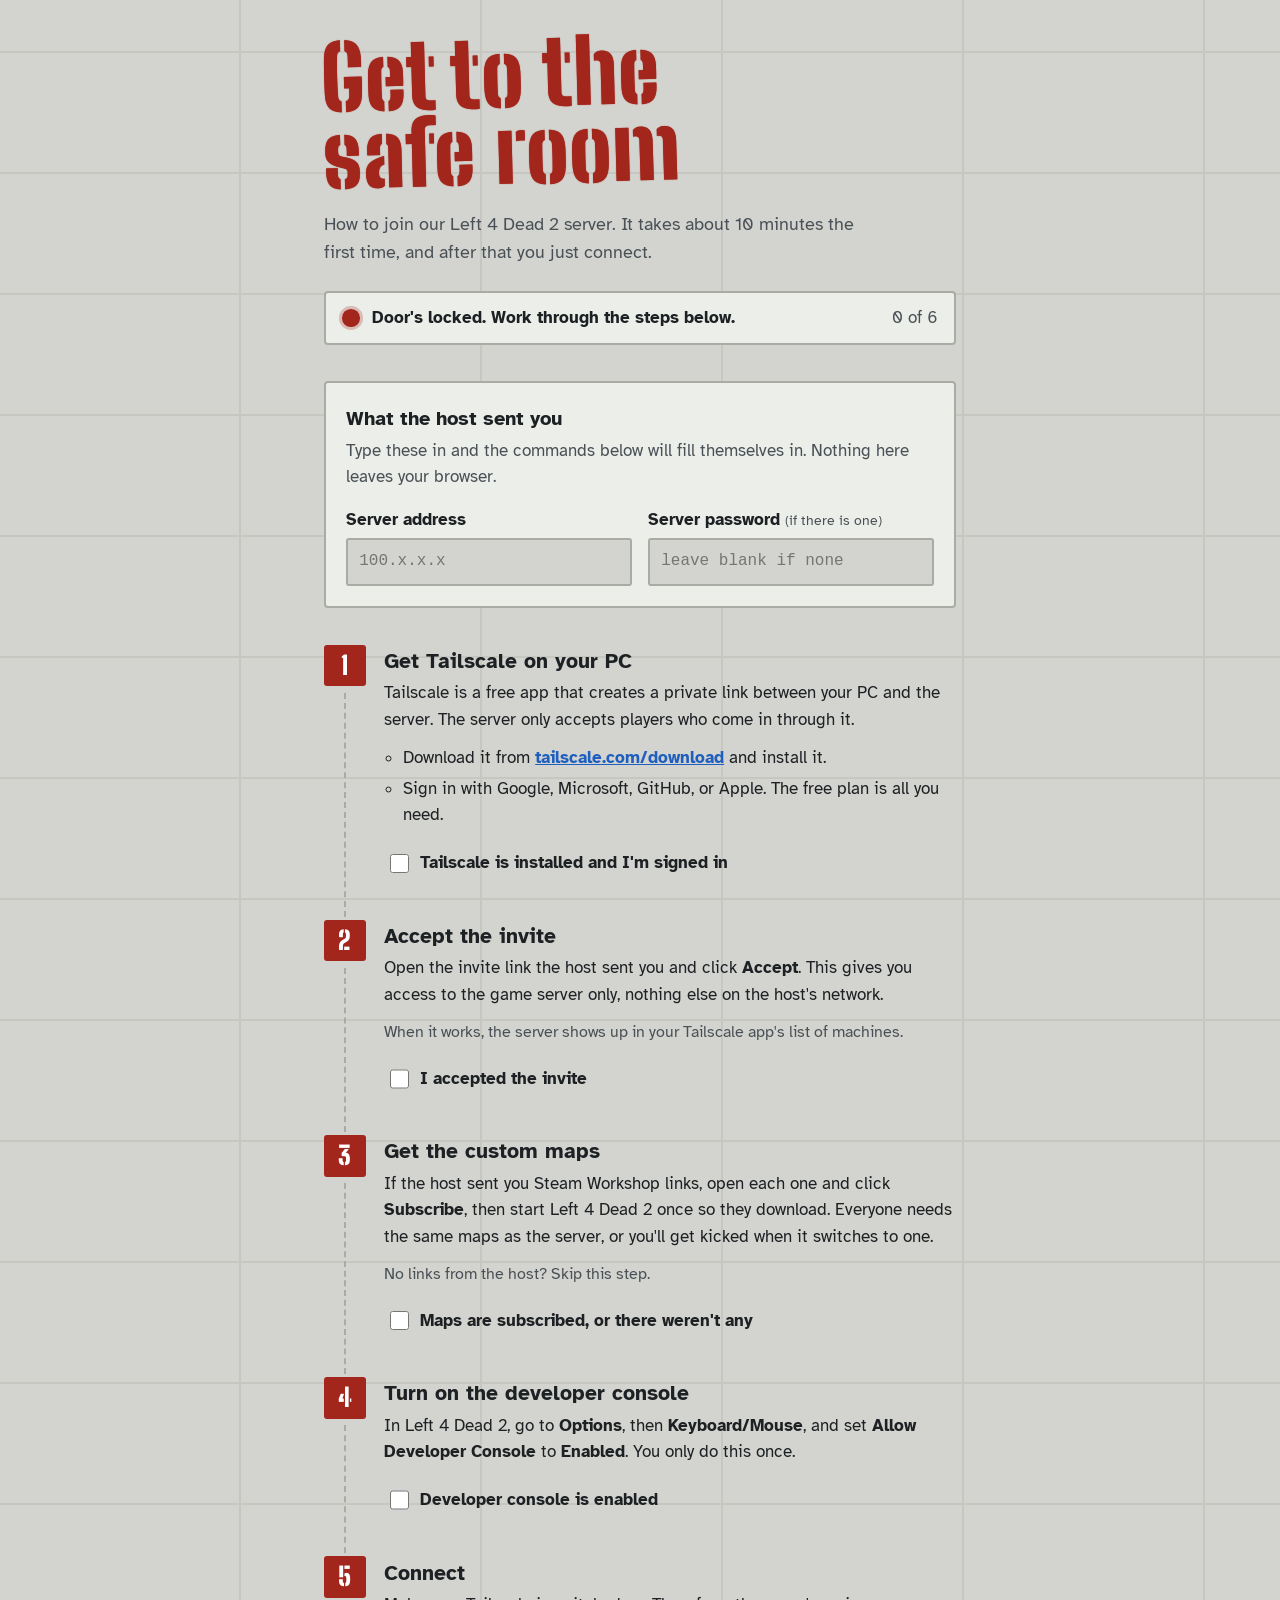
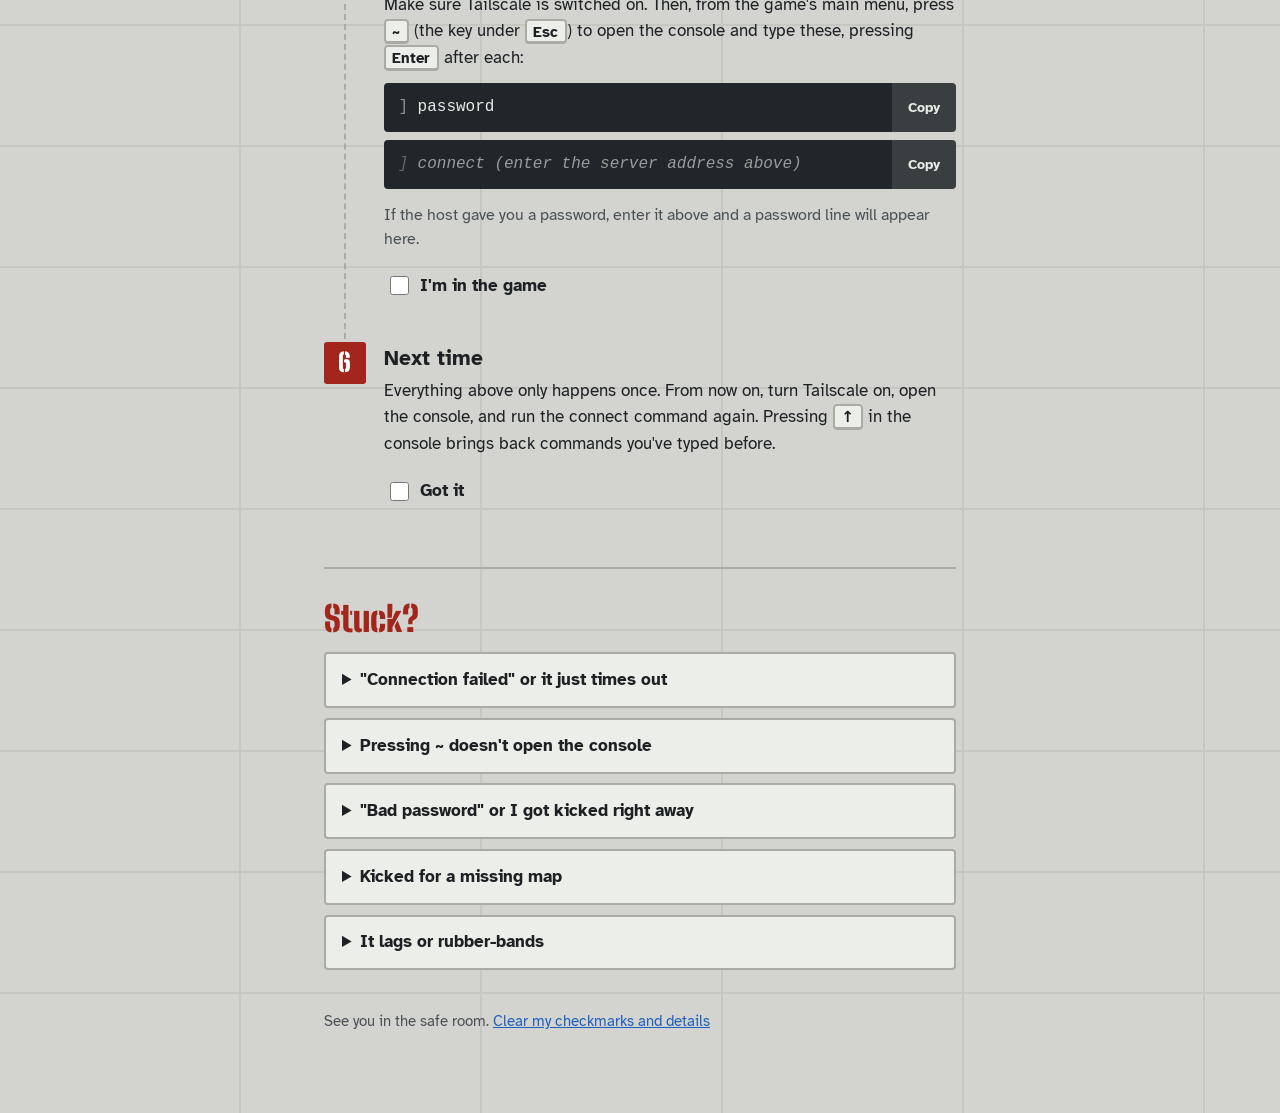
<file: join-guide.html>
<!DOCTYPE html>
<html lang="en">
<head>
<meta charset="utf-8">
<meta name="viewport" content="width=device-width, initial-scale=1, viewport-fit=cover">
<title>Join our Left 4 Dead 2 server</title>
<link rel="preconnect" href="https://fonts.googleapis.com">
<link rel="preconnect" href="https://fonts.gstatic.com" crossorigin>
<link href="https://fonts.googleapis.com/css2?family=Big+Shoulders+Stencil+Display:wght@700;900&family=Atkinson+Hyperlegible:wght@400;700&display=swap" rel="stylesheet">
<style>
  :root {
    --wall: #d3d4cf;
    --wall-grain: #c6c7c1;
    --paper: #eceee9;
    --ink: #1d2124;
    --ink-soft: #4a5156;
    --line: #a9aba4;
    --paint: #a3261d;
    --paint-ink: #ffffff;
    --go: #2f7d3a;
    --code-bg: #20262a;
    --code-ink: #e8ece6;
    --focus: #1f5fbf;
    color-scheme: light;
  }
  @media (prefers-color-scheme: dark) {
    :root:not([data-theme="light"]) {
      --wall: #1e2225;
      --wall-grain: #23282b;
      --paper: #2a3034;
      --ink: #e7e9e4;
      --ink-soft: #aab1b4;
      --line: #454d52;
      --paint: #d9463a;
      --paint-ink: #ffffff;
      --go: #5cbf69;
      --code-bg: #121517;
      --code-ink: #e8ece6;
      --focus: #7fb0ff;
      color-scheme: dark;
    }
  }
  :root[data-theme="dark"] {
    --wall: #1e2225; --wall-grain: #23282b; --paper: #2a3034; --ink: #e7e9e4; --ink-soft: #aab1b4;
    --line: #454d52; --paint: #d9463a; --paint-ink: #ffffff; --go: #5cbf69; --code-bg: #121517;
    --code-ink: #e8ece6; --focus: #7fb0ff; color-scheme: dark;
  }

  :root { box-sizing: border-box; padding-top: env(safe-area-inset-top, 0px); padding-bottom: env(safe-area-inset-bottom, 0px); }
  html { scroll-padding-top: env(safe-area-inset-top, 0px); }
  *, *::before, *::after { box-sizing: inherit; }

  body {
    margin: 0;
    background-color: var(--wall);
    background-image:
      repeating-linear-gradient(0deg, transparent 0 119px, var(--wall-grain) 119px 121px),
      repeating-linear-gradient(90deg, transparent 0 239px, var(--wall-grain) 239px 241px);
    color: var(--ink);
    font-family: "Atkinson Hyperlegible", "Segoe UI", system-ui, -apple-system, sans-serif;
    font-size: 1.0625rem;
    line-height: 1.55;
  }
  main { max-width: 42rem; margin: 0 auto; padding: 2.5rem 1.25rem 4rem; }

  /* ---------- hero: the stencilled safe-room wall ---------- */
  .hero { margin-bottom: 2.25rem; }
  .hero h1 {
    font-family: "Big Shoulders Stencil Display", "Impact", "Arial Narrow", sans-serif;
    font-weight: 900;
    font-size: clamp(3rem, 12vw, 5.5rem);
    line-height: 0.88;
    letter-spacing: 0.01em;
    color: var(--paint);
    margin: 0 0 1rem;
    transform: rotate(-1.5deg);
    transform-origin: left bottom;
    text-shadow: 0 0 1px var(--paint);
  }
  .hero p { margin: 0; max-width: 34rem; color: var(--ink-soft); font-size: 1.125rem; }

  .door {
    display: flex; align-items: center; gap: 0.75rem;
    margin-top: 1.5rem; padding: 0.75rem 1rem;
    background: var(--paper); border: 2px solid var(--line); border-radius: 4px;
    font-weight: 700;
  }
  .lamp {
    width: 1.1rem; height: 1.1rem; border-radius: 50%; flex: none;
    background: var(--paint); box-shadow: 0 0 0 3px color-mix(in srgb, var(--paint) 25%, transparent);
    transition: background 0.4s, box-shadow 0.4s;
  }
  .door.open .lamp { background: var(--go); box-shadow: 0 0 0 3px color-mix(in srgb, var(--go) 25%, transparent), 0 0 14px var(--go); }
  .door .meter { margin-left: auto; font-weight: 400; color: var(--ink-soft); font-variant-numeric: tabular-nums; }

  /* ---------- details form ---------- */
  .details {
    background: var(--paper); border: 2px solid var(--line); border-radius: 4px;
    padding: 1.25rem; margin-bottom: 2.5rem;
  }
  .details h2 { margin: 0 0 0.25rem; font-size: 1.25rem; }
  .details > p { margin: 0 0 1rem; color: var(--ink-soft); }
  .fields { display: grid; grid-template-columns: 1fr 1fr; gap: 1rem; }
  @media (max-width: 34rem) { .fields { grid-template-columns: 1fr; } }
  label { display: block; font-weight: 700; margin-bottom: 0.3rem; }
  label small { font-weight: 400; color: var(--ink-soft); }
  input[type="text"] {
    width: 100%; padding: 0.6rem 0.7rem; font: inherit;
    font-family: ui-monospace, "Cascadia Mono", Consolas, monospace; font-size: 1rem;
    color: var(--ink); background: var(--wall); border: 2px solid var(--line); border-radius: 3px;
  }
  input[type="text"]:focus-visible { outline: 3px solid var(--focus); outline-offset: 1px; border-color: transparent; }

  /* ---------- steps ---------- */
  ol.steps { list-style: none; margin: 0; padding: 0; counter-reset: step; }
  .step { position: relative; padding: 0 0 2.25rem 3.75rem; counter-increment: step; }
  .step::before {
    content: counter(step);
    position: absolute; left: 0; top: -0.2rem;
    width: 2.6rem; height: 2.6rem; display: grid; place-items: center;
    font-family: "Big Shoulders Stencil Display", "Impact", sans-serif; font-weight: 900; font-size: 1.6rem;
    color: var(--paint-ink); background: var(--paint); border-radius: 3px;
    transition: background 0.3s;
  }
  .step::after {
    content: ""; position: absolute; left: 1.25rem; top: 2.8rem; bottom: 0.4rem;
    border-left: 2px dashed var(--line);
  }
  .step:last-child::after { display: none; }
  .step.done::before { content: "✓"; background: var(--go); }
  .step h3 { margin: 0 0 0.4rem; font-size: 1.3rem; line-height: 1.25; }
  .step p { margin: 0 0 0.75rem; }
  .step ul { margin: 0 0 0.75rem; padding-left: 1.2rem; }
  .step li { margin-bottom: 0.3rem; }
  .step a { color: var(--focus); font-weight: 700; }
  .note { color: var(--ink-soft); font-size: 0.97rem; }
  kbd {
    font-family: inherit; font-weight: 700; font-size: 0.9em;
    padding: 0.05rem 0.4rem; border: 2px solid var(--line); border-bottom-width: 3px; border-radius: 4px;
    background: var(--paper); white-space: nowrap;
  }

  .check {
    display: inline-flex; align-items: center; gap: 0.5rem; cursor: pointer;
    font-weight: 700; margin-top: 0.25rem; padding: 0.35rem 0.1rem;
  }
  .check input { width: 1.2rem; height: 1.2rem; accent-color: var(--go); cursor: pointer; }
  .check input:focus-visible { outline: 3px solid var(--focus); outline-offset: 2px; }

  /* ---------- console commands ---------- */
  .console { margin: 0.5rem 0 0.9rem; }
  .cmd {
    display: flex; align-items: stretch;
    background: var(--code-bg); color: var(--code-ink); border-radius: 4px; overflow: hidden;
    margin-bottom: 0.5rem;
  }
  .cmd code {
    flex: 1; padding: 0.75rem 0.9rem; overflow-x: auto; white-space: pre;
    font-family: ui-monospace, "Cascadia Mono", Consolas, monospace; font-size: 1rem;
  }
  .cmd code::before { content: "] "; opacity: 0.55; }
  .cmd button {
    flex: none; border: 0; padding: 0 1rem; cursor: pointer; font: inherit; font-weight: 700; font-size: 0.9rem;
    background: color-mix(in srgb, var(--code-ink) 12%, transparent); color: var(--code-ink);
  }
  .cmd button:hover { background: color-mix(in srgb, var(--code-ink) 22%, transparent); }
  .cmd button:focus-visible { outline: 3px solid var(--focus); outline-offset: -3px; }
  .cmd.missing code { opacity: 0.6; font-style: italic; }

  /* ---------- troubleshooting ---------- */
  .trouble { margin-top: 1rem; border-top: 2px solid var(--line); padding-top: 2rem; }
  .trouble h2 { font-family: "Big Shoulders Stencil Display", "Impact", sans-serif; font-weight: 900; font-size: 2.2rem; color: var(--paint); margin: 0 0 1rem; line-height: 1; }
  details { background: var(--paper); border: 2px solid var(--line); border-radius: 4px; margin-bottom: 0.6rem; }
  summary { cursor: pointer; padding: 0.8rem 1rem; font-weight: 700; }
  summary:focus-visible { outline: 3px solid var(--focus); outline-offset: 2px; }
  details > div { padding: 0 1rem 0.9rem; }
  details p { margin: 0 0 0.6rem; }
  details p:last-child { margin-bottom: 0; }

  .foot { margin-top: 2.5rem; color: var(--ink-soft); font-size: 0.95rem; }
  .reset { background: none; border: 0; padding: 0; font: inherit; color: var(--focus); text-decoration: underline; cursor: pointer; }
  .reset:focus-visible { outline: 3px solid var(--focus); outline-offset: 2px; }

  @media (prefers-reduced-motion: reduce) { * { transition: none !important; } }
</style>
</head>
<body>
<main>

  <header class="hero">
    <h1>Get to the<br>safe room</h1>
    <p>How to join our Left 4 Dead 2 server. It takes about 10 minutes the first time, and after that you just connect.</p>
    <div class="door" id="door" role="status" aria-live="polite">
      <span class="lamp" aria-hidden="true"></span>
      <span id="doorText">Door's locked. Work through the steps below.</span>
      <span class="meter" id="meter">0 of 6</span>
    </div>
  </header>

  <section class="details" aria-labelledby="detailsTitle">
    <h2 id="detailsTitle">What the host sent you</h2>
    <p>Type these in and the commands below will fill themselves in. Nothing here leaves your browser.</p>
    <div class="fields">
      <div>
        <label for="ip">Server address</label>
        <input type="text" id="ip" placeholder="100.x.x.x" autocomplete="off" spellcheck="false" inputmode="decimal">
      </div>
      <div>
        <label for="pw">Server password <small>(if there is one)</small></label>
        <input type="text" id="pw" placeholder="leave blank if none" autocomplete="off" spellcheck="false">
      </div>
    </div>
  </section>

  <ol class="steps">
    <li class="step" data-step="1">
      <h3>Get Tailscale on your PC</h3>
      <p>Tailscale is a free app that creates a private link between your PC and the server. The server only accepts players who come in through it.</p>
      <ul>
        <li>Download it from <a href="https://tailscale.com/download" target="_blank" rel="noopener">tailscale.com/download</a> and install it.</li>
        <li>Sign in with Google, Microsoft, GitHub, or Apple. The free plan is all you need.</li>
      </ul>
      <label class="check"><input type="checkbox"> Tailscale is installed and I'm signed in</label>
    </li>

    <li class="step" data-step="2">
      <h3>Accept the invite</h3>
      <p>Open the invite link the host sent you and click <strong>Accept</strong>. This gives you access to the game server only, nothing else on the host's network.</p>
      <p class="note">When it works, the server shows up in your Tailscale app's list of machines.</p>
      <label class="check"><input type="checkbox"> I accepted the invite</label>
    </li>

    <li class="step" data-step="3">
      <h3>Get the custom maps</h3>
      <p>If the host sent you Steam Workshop links, open each one and click <strong>Subscribe</strong>, then start Left 4 Dead 2 once so they download. Everyone needs the same maps as the server, or you'll get kicked when it switches to one.</p>
      <p class="note">No links from the host? Skip this step.</p>
      <label class="check"><input type="checkbox"> Maps are subscribed, or there weren't any</label>
    </li>

    <li class="step" data-step="4">
      <h3>Turn on the developer console</h3>
      <p>In Left 4 Dead 2, go to <strong>Options</strong>, then <strong>Keyboard/Mouse</strong>, and set <strong>Allow Developer Console</strong> to <strong>Enabled</strong>. You only do this once.</p>
      <label class="check"><input type="checkbox"> Developer console is enabled</label>
    </li>

    <li class="step" data-step="5">
      <h3>Connect</h3>
      <p>Make sure Tailscale is switched on. Then, from the game's main menu, press <kbd>~</kbd> (the key under <kbd>Esc</kbd>) to open the console and type these, pressing <kbd>Enter</kbd> after each:</p>
      <div class="console">
        <div class="cmd" id="pwRow" hidden>
          <code id="pwCmd"></code>
          <button type="button" data-copy="pwCmd">Copy</button>
        </div>
        <div class="cmd" id="connectRow">
          <code id="connectCmd"></code>
          <button type="button" data-copy="connectCmd">Copy</button>
        </div>
      </div>
      <p class="note" id="connectNote"></p>
      <label class="check"><input type="checkbox"> I'm in the game</label>
    </li>

    <li class="step" data-step="6">
      <h3>Next time</h3>
      <p>Everything above only happens once. From now on, turn Tailscale on, open the console, and run the connect command again. Pressing <kbd>↑</kbd> in the console brings back commands you've typed before.</p>
      <label class="check"><input type="checkbox"> Got it</label>
    </li>
  </ol>

  <section class="trouble" aria-labelledby="troubleTitle">
    <h2 id="troubleTitle">Stuck?</h2>

    <details>
      <summary>"Connection failed" or it just times out</summary>
      <div>
        <p>This almost always means Tailscale isn't connected. Open the Tailscale app and check that it's switched on and signed in, and that the server appears in your list of machines. If it doesn't appear, open the invite link again and accept it.</p>
        <p>Also double-check the address. It should start with <strong>100.</strong> and end with <strong>:27015</strong>.</p>
      </div>
    </details>

    <details>
      <summary>Pressing ~ doesn't open the console</summary>
      <div>
        <p>Check that <strong>Allow Developer Console</strong> is set to <strong>Enabled</strong> in step 4. On some keyboard layouts the console key is a different key in the same spot, just below <kbd>Esc</kbd> and left of <kbd>1</kbd>.</p>
      </div>
    </details>

    <details>
      <summary>"Bad password" or I got kicked right away</summary>
      <div>
        <p>Type the password command again exactly as the host sent it, then connect. Passwords are case-sensitive.</p>
      </div>
    </details>

    <details>
      <summary>Kicked for a missing map</summary>
      <div>
        <p>You're missing a custom map, or have an older version. Ask the host for the Workshop links, subscribe to each one, restart the game so they download, then connect again.</p>
      </div>
    </details>

    <details>
      <summary>It lags or rubber-bands</summary>
      <div>
        <p>Leave Tailscale connected but close downloads and streams on your network. If it keeps happening, tell the host. Tailscale can show them whether your connection is going direct or through a relay.</p>
      </div>
    </details>
  </section>

  <p class="foot">See you in the safe room. <button type="button" class="reset" id="reset">Clear my checkmarks and details</button></p>
</main>

<script>
(function () {
  var KEY = "l4d2-join-guide-v1";
  var ipEl = document.getElementById("ip");
  var pwEl = document.getElementById("pw");
  var steps = Array.prototype.slice.call(document.querySelectorAll(".step"));
  var boxes = steps.map(function (s) { return s.querySelector('input[type="checkbox"]'); });

  function load() {
    try { return JSON.parse(localStorage.getItem(KEY)) || {}; } catch (e) { return {}; }
  }
  function save() {
    try {
      localStorage.setItem(KEY, JSON.stringify({
        ip: ipEl.value, pw: pwEl.value,
        done: boxes.map(function (b) { return b.checked; })
      }));
    } catch (e) { /* storage unavailable; page still works */ }
  }

  function address() {
    var v = ipEl.value.trim().replace(/^connect\s+/i, "");
    if (!v) return "";
    return /:\d+$/.test(v) ? v : v + ":27015";
  }

  function render() {
    var addr = address();
    var pw = pwEl.value.trim();
    var connectRow = document.getElementById("connectRow");
    document.getElementById("connectCmd").textContent = addr ? "connect " + addr : "connect (enter the server address above)";
    connectRow.classList.toggle("missing", !addr);
    connectRow.querySelector("button").disabled = !addr;

    var pwRow = document.getElementById("pwRow");
    pwRow.hidden = !pw;
    document.getElementById("pwCmd").textContent = "password " + pw;

    document.getElementById("connectNote").textContent = pw
      ? "Type the password line first, then connect."
      : "If the host gave you a password, enter it above and a password line will appear here.";

    var count = 0;
    steps.forEach(function (s, i) {
      s.classList.toggle("done", boxes[i].checked);
      if (boxes[i].checked) count++;
    });
    var door = document.getElementById("door");
    var open = count === steps.length;
    door.classList.toggle("open", open);
    document.getElementById("meter").textContent = count + " of " + steps.length;
    document.getElementById("doorText").textContent = open
      ? "Door's open. You're in."
      : count === 0 ? "Door's locked. Work through the steps below." : "Keep going.";
  }

  var saved = load();
  ipEl.value = saved.ip || "";
  pwEl.value = saved.pw || "";
  (saved.done || []).forEach(function (d, i) { if (boxes[i]) boxes[i].checked = !!d; });

  [ipEl, pwEl].forEach(function (el) { el.addEventListener("input", function () { render(); save(); }); });
  boxes.forEach(function (b) { b.addEventListener("change", function () { render(); save(); }); });

  document.querySelectorAll("button[data-copy]").forEach(function (btn) {
    btn.addEventListener("click", function () {
      var text = document.getElementById(btn.getAttribute("data-copy")).textContent;
      function done(ok) {
        btn.textContent = ok ? "Copied" : "Select it";
        setTimeout(function () { btn.textContent = "Copy"; }, 1500);
      }
      if (navigator.clipboard && navigator.clipboard.writeText) {
        navigator.clipboard.writeText(text).then(function () { done(true); }, function () { done(false); });
      } else {
        done(false);
      }
    });
  });

  document.getElementById("reset").addEventListener("click", function () {
    try { localStorage.removeItem(KEY); } catch (e) {}
    ipEl.value = ""; pwEl.value = "";
    boxes.forEach(function (b) { b.checked = false; });
    render();
  });

  render();
})();
</script>
</body>
</html>
</file>
